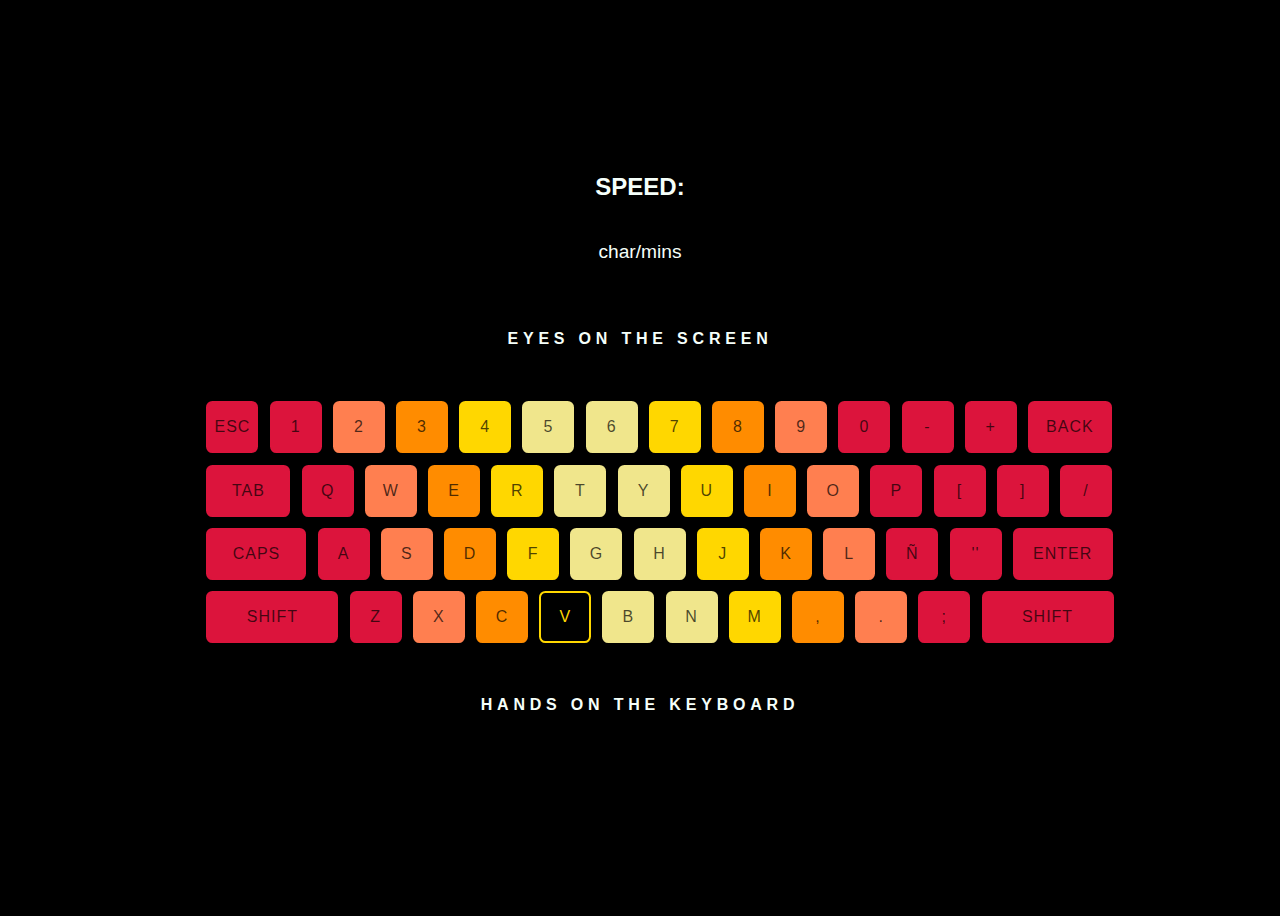
<file: codepens/keyboardHero/index.html>
<!-- README YOU COWARD
 Im bad with css and i learn by copy, some of my pens are just commented copies of others pens made by people who made things that i want to learn to do, this pen is the copy of this  hhttps://codepen.io/evilpaper/pen/dyyZjLQ
and my attempt to understand how it works the code behind the results -->

<!--Okay en una primera vista la presentación parece fácil si te paras a pensarla, usa un ul para cada fila del teclado, supongo que luego le pondrá el flex para que estén de lado y con las clases a cada li le va dando un color, importante aquí usar los id porque luego se van a usar en javascript para coger los elementos-->

<html>
<head>
    <link rel="stylesheet" href="styles.css">
    
    <title>Keyboard Hero</title>
</head>
<body>
    <h2 class="ritmo">Speed:</h2> 
    <span id="ritmo"></span>
     <p class="subtitulo">char/mins</p>
<h1 class="title">Eyes on the screen</h1>

<div class="keyboard">
    <ul class="row row-0">
        <li class="pinky" id="esc">ESC</li>
        <li class="pinky" id="1">1</li>
        <li class="ring" id="2">2</li>
        <li class="middle" id="3">3</li>
        <li class="pointer1st" id="4">4</li>
        <li class="pointer2nd" id="5">5</li>
        <li class="pointer2nd" id="6">6</li>
        <li class="pointer1st" id="7">7</li>
        <li class="middle" id="8">8</li>
        <li class="ring" id="9">9</li>
        <li class="pinky" id="10">0</li>
        <li class="pinky">-</li>
        <li class="pinky">+</li>
        <li class="pinky" id="back">BACK</li>
    </ul>

    <ul class="row row-1">
        <li class="pinky" id="tab">TAB</li>
        <li class="pinky" id="Q">Q</li>
        <li class="ring" id="W">W</li>
        <li class="middle" id="E">E</li>
        <li class="pointer1st" id="R">R</li>
        <li class="pointer2nd" id="T">T</li>
        <li class="pointer2nd" id="Y">Y</li>
        <li class="pointer1st" id="U">U</li>
        <li class="middle" id="I">I</li>
        <li class="ring" id="O">O</li>
        <li class="pinky" id="P">P</li>
        <li class="pinky">[</li>
        <li class="pinky">]</li>
        <li class="pinky">/</li>
    </ul>

    <ul class="row row-2">
        <li class="pinky" id="caps">CAPS</li>
        <li class="pinky" id="A">A</li>
        <li class="ring" id="S">S</li>
        <li class="middle" id="D">D</li>
        <li class="pointer1st" id="F">F</li>
        <li class="pointer2nd" id="G">G</li>
        <li class="pointer2nd" id="H">H</li>
        <li class="pointer1st" id="J">J</li>
        <li class="middle" id="K">K</li>
        <li class="ring" id="L">L</li>
        <li class="pinky">Ñ</li>
        <li class="pinky">''</li>
        <li class="pinky" id="enter">ENTER</li>
    </ul>
<!--En realidad esto podría haberse hecho con react un array que contuviese el abecedario un for o map y poco más pero también es más mareo-->
    <ul class="row row-3">
        <li class="pinky" id="left-shift">SHIFT</li>
        <li class="pinky" id="Z">Z</li>
        <li class="ring" id="X">X</li>
        <li class="middle" id="C">C</li>
        <li class="pointer1st" id="V">V</li>
        <li class="pointer2nd" id="B">B</li>
        <li class="pointer2nd" id="N">N</li>
        <li class="pointer1st" id="M">M</li>
        <li class="middle">,</li>
        <li class="ring">.</li>
        <li class="pinky">;</li>
        <li class="pinky" id="right-shift">SHIFT</li>
    </ul>
</div>

<h1 class="title">Hands on the keyboard</h1>
<script type="text/javascript" src="index.js"></script>
</body>
</html>
</file>
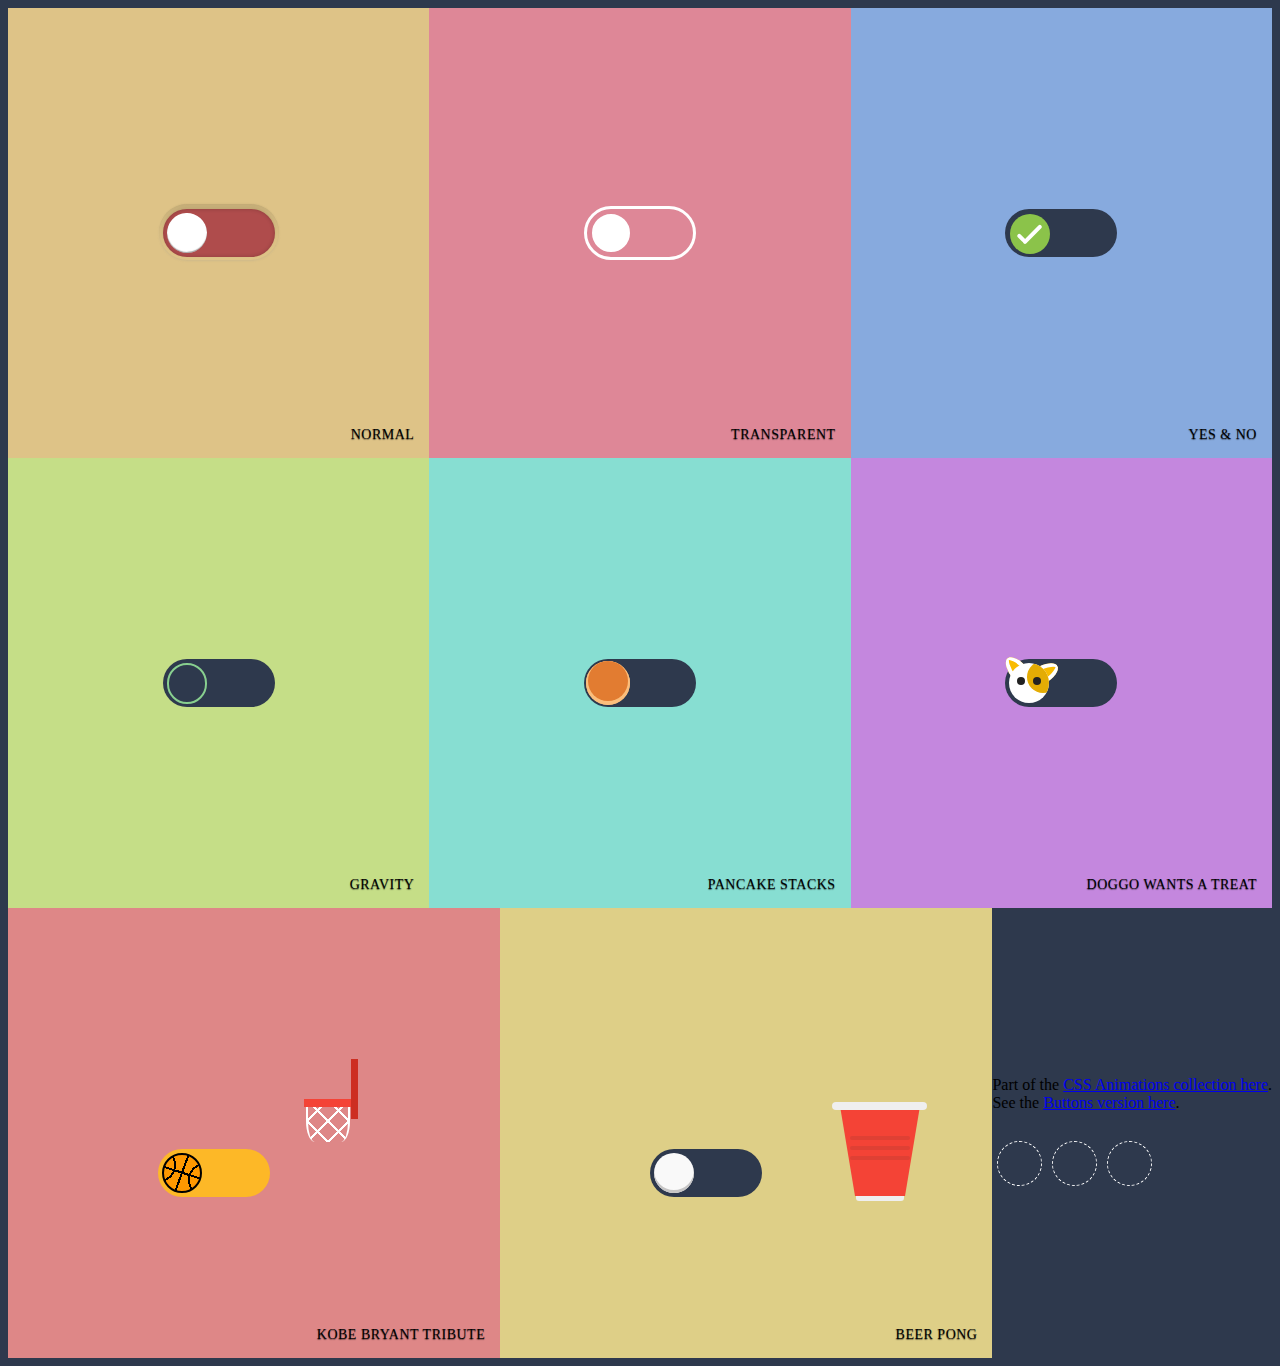
<file: codepens/Toggles/index.html>
<head>
<link rel="stylesheet" href="styles.css">
<title>Toggles practica</title>

</head>

<body>
<!-- README YOU COWARD
 Im bad with css and i learn by copy, some of my pens are just commented copies of others pens made by people who made things that i want to learn to do, this pen is the copy of this  https://codepen.io/oliviale/pen/xxboXzo
and my attempt to understand how it works the code behind the results -->

<!--el html está escrito en pug, una versión abreviada de html, lo he pasado por un conversor online pero a saber como funciona, -->

<!--oh, you are here? this is a practice doing toggles buttons, toggles are so prety, i love how elegant and fancy they are, you'll never have enough toggles-->

<div class="toggle-wrapper">
    <div class="toggle normal">
        <input type="checkbox" id="normal" />
        <label class="toggle-item" for="normal"></label>
    </div>
    <div class="name">Normal</div>
</div>

<div class="toggle-wrapper">
    <div class="toggle transparent">
        <input id="transparent" type="checkbox" />
        <label class="toggle-item" for="transparent"></label>
    </div>
    <div class="name">Transparent</div>
</div>

<div class="toggle-wrapper">
    <div class="toggle checkcross">
        <input id="checkcross" type="checkbox"/>
        <label class="toggle-item" for="checkcross">
            <div class="check"></div>
        </label>
    </div>
    <div class="name">Yes & No</div>
</div>

<div class="toggle-wrapper">
    <div class="toggle">
        <input id="gravity" type="checkbox"/>
        <label class="toggle-item" for="gravity"></label>
    </div>
    <div class="name">Gravity</div>
</div>

<div class="toggle-wrapper">
    <div class="toggle pancake-stack">
        <input id="pancake" type="checkbox"/>
        <label class="toggle-item" for="pancake">
            <div class="pancakes">
                <div class="pancake"></div>
                <div class="pancake"></div>
                <div class="pancake"></div>
                <div class="butter"></div>
            </div>
        </label>
    </div>
    <div class="name">Pancake Stacks</div>
</div>

<div class="toggle-wrapper">
    <div class="toggle dog-rollover">
        <input id="doggo" type="checkbox"/>
        <label class="toggle-item" for="doggo">
            <div class="dog">
                <div class="ear"></div>
                <div class="ear right"></div>
                <div class="face">
                    <div class="eyes"></div>
                    <div class="mouth"></div>
                </div>
            </div>
        </label>
    </div>
    <div class="name">Doggo wants a treat</div>
</div>

<div class="toggle-wrapper">
    <div class="toggle basketball-hoop">
        <input id="hoop" type="checkbox"/>
        <label class="toggle-item" for="hoop">
            <div class="ball__wrapper">
                <div class="ball"></div>
            </div>
            <div class="hoop"></div>
        </label>
    </div>
    <div class="name">Kobe Bryant Tribute</div>
</div>

<div class="toggle-wrapper">
    <div class="toggle beer-pong">
        <input id="beer-pong" type="checkbox"/>
        <label class="toggle-item" for="beer-pong"></label>
        <div class="cup">
            <div class="lid"></div>
        </div>
    </div>
    <div class="name">Beer Pong</div>
</div>


<div class="footer">
    <div class="explanation">Part of the <a href="https://codepen.io/collection/XJNKLz/" target="_blank">CSS Animations collection here</a>. <br/>See the <a href="https://codepen.io/oliviale/full/vPvvyr" target="_blank">Buttons version here</a>.
      <footer><a href="https://twitter.com/meowlivia_" target="_blank"><i class="icon-social-twitter icons"></i></a><a href="https://github.com/oliviale" target="_blank"><i class="icon-social-github icons"></i></a><a href="https://dribbble.com/oliviale" target="_blank"><i class="icon-social-dribbble icons"></i></a></footer>
    </div>
  </div>



</body>
</file>
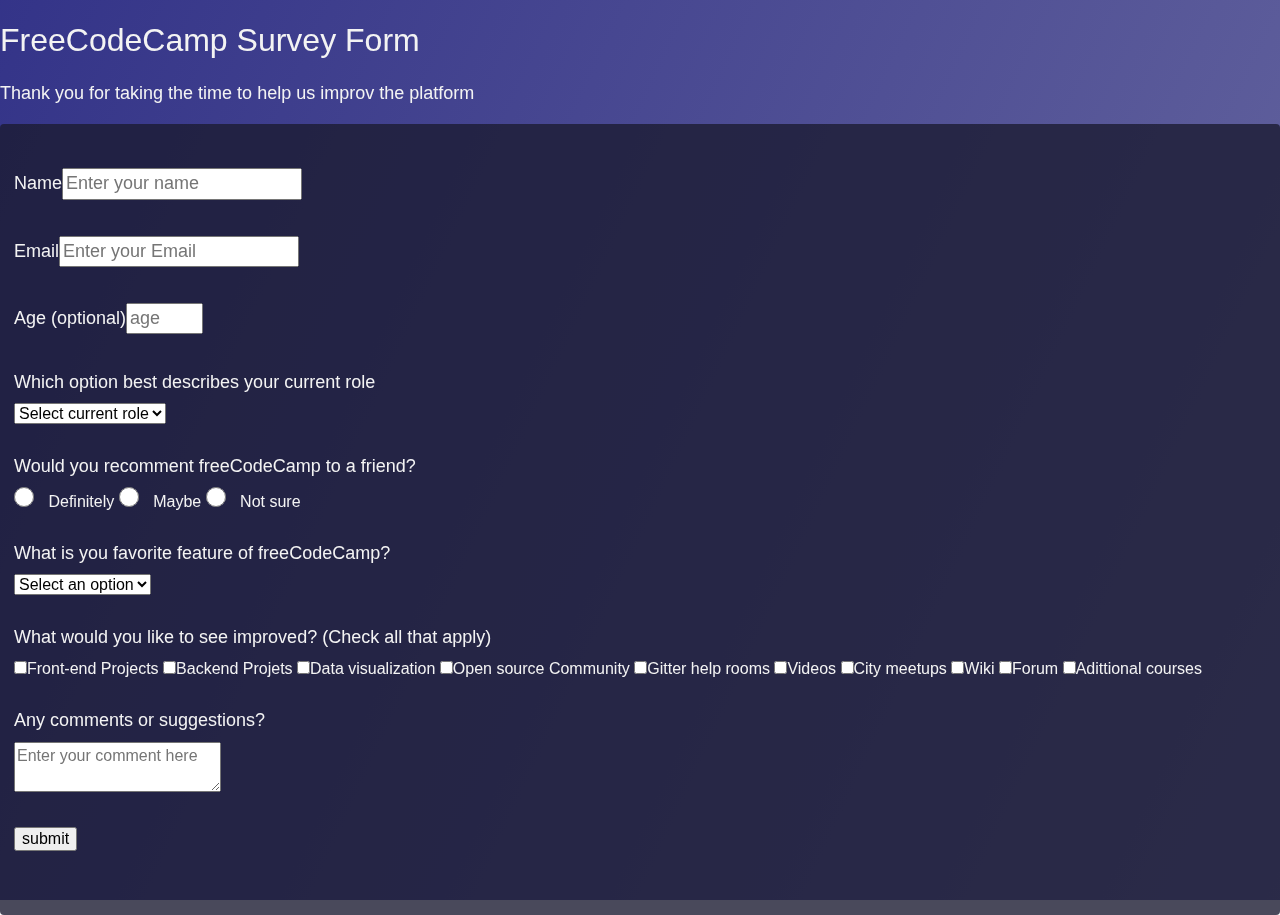
<file: frontent/survey-form/survey-form.html>
<!DOCTYPE html>
<html>
<head>
  <link rel="stylesheet" href="styles.css">
  <title>Cuestionaro de prueba</title>
</head>

<body>
  <h1 id="title">FreeCodeCamp Survey Form</h1>
  <p id="description">Thank you for taking the time to help us improv the platform</p>


  <form id="survey-form">
   <div class="form-group"> <label id="name-label">Name 
    <input type="text" id="name" required placeholder="Enter your name" /> </label>
    </div>
     <div class="form-group"> 
    <label id="email-label">Email <input type="email" id="email" required placeholder="Enter your Email" /></label> </div>
 <div class="form-group"> 
    <label id="number-label">Age (optional) <input type="number" id="number" min="13" max="120" placeholder="age" /> </label></div>
     <div class="form-group"> 

    <label>Which option best describes your current role</label>
    <select id="dropdown">
      <option>Select current role</option>
      <option>Student</option>
      <option>Full time Job</option>
      <option>Full time learner</option>
      <option>Prefer not to say</option>
      <option>Other</option>
    </select>
    </div>
 <div class="form-group"> 
    <label>Would you recomment freeCodeCamp to a friend?</label>
    <input type="radio" name="recomend" value="1" class="input-radio"> Definitely
    <input type="radio" name="recomend" value="2" class="input-radio"> Maybe
    <input type="radio" name="recomend" value="3" class="input-radio"> Not sure
    </div>
 <div class="form-group"> 
    <label>What is you favorite feature of freeCodeCamp? </label>
    <select id="dropdown-1">
     <option class="input-checkbox">Select an option</option> 
     <option class="input-checkbox">Challenges</option>
     <option class="input-checkbox">Projects</option>
     <option class="input-checkbox">Community </option>
     <option class="input-checkbox">Open Source </option>
    </select>
    </div>
 <div class="form-group"> 
    <label>What would you like to see improved? (Check all that apply)</label>
    <input type="checkbox" value="1">Front-end Projects
    <input type="checkbox" value="2">Backend Projets
    <input type="checkbox" value="3">Data visualization
    <input type="checkbox" value="4">Open source Community
    <input type="checkbox" value="5">Gitter help rooms
    <input type="checkbox" value="6">Videos
    <input type="checkbox" value="7">City meetups
    <input type="checkbox" value="8">Wiki
    <input type="checkbox" value="9">Forum
    <input type="checkbox" value="10">Adittional courses
</div>
 <div class="form-group"> 
    <label>Any comments or suggestions?</label>
    <textarea placeholder="Enter your comment here"></textarea>
    </div>
     <div class="form-group"> 
    <input type="submit" id="submit" value="submit"/>
    </div>



   </form> 

</body  



</html>
</file>
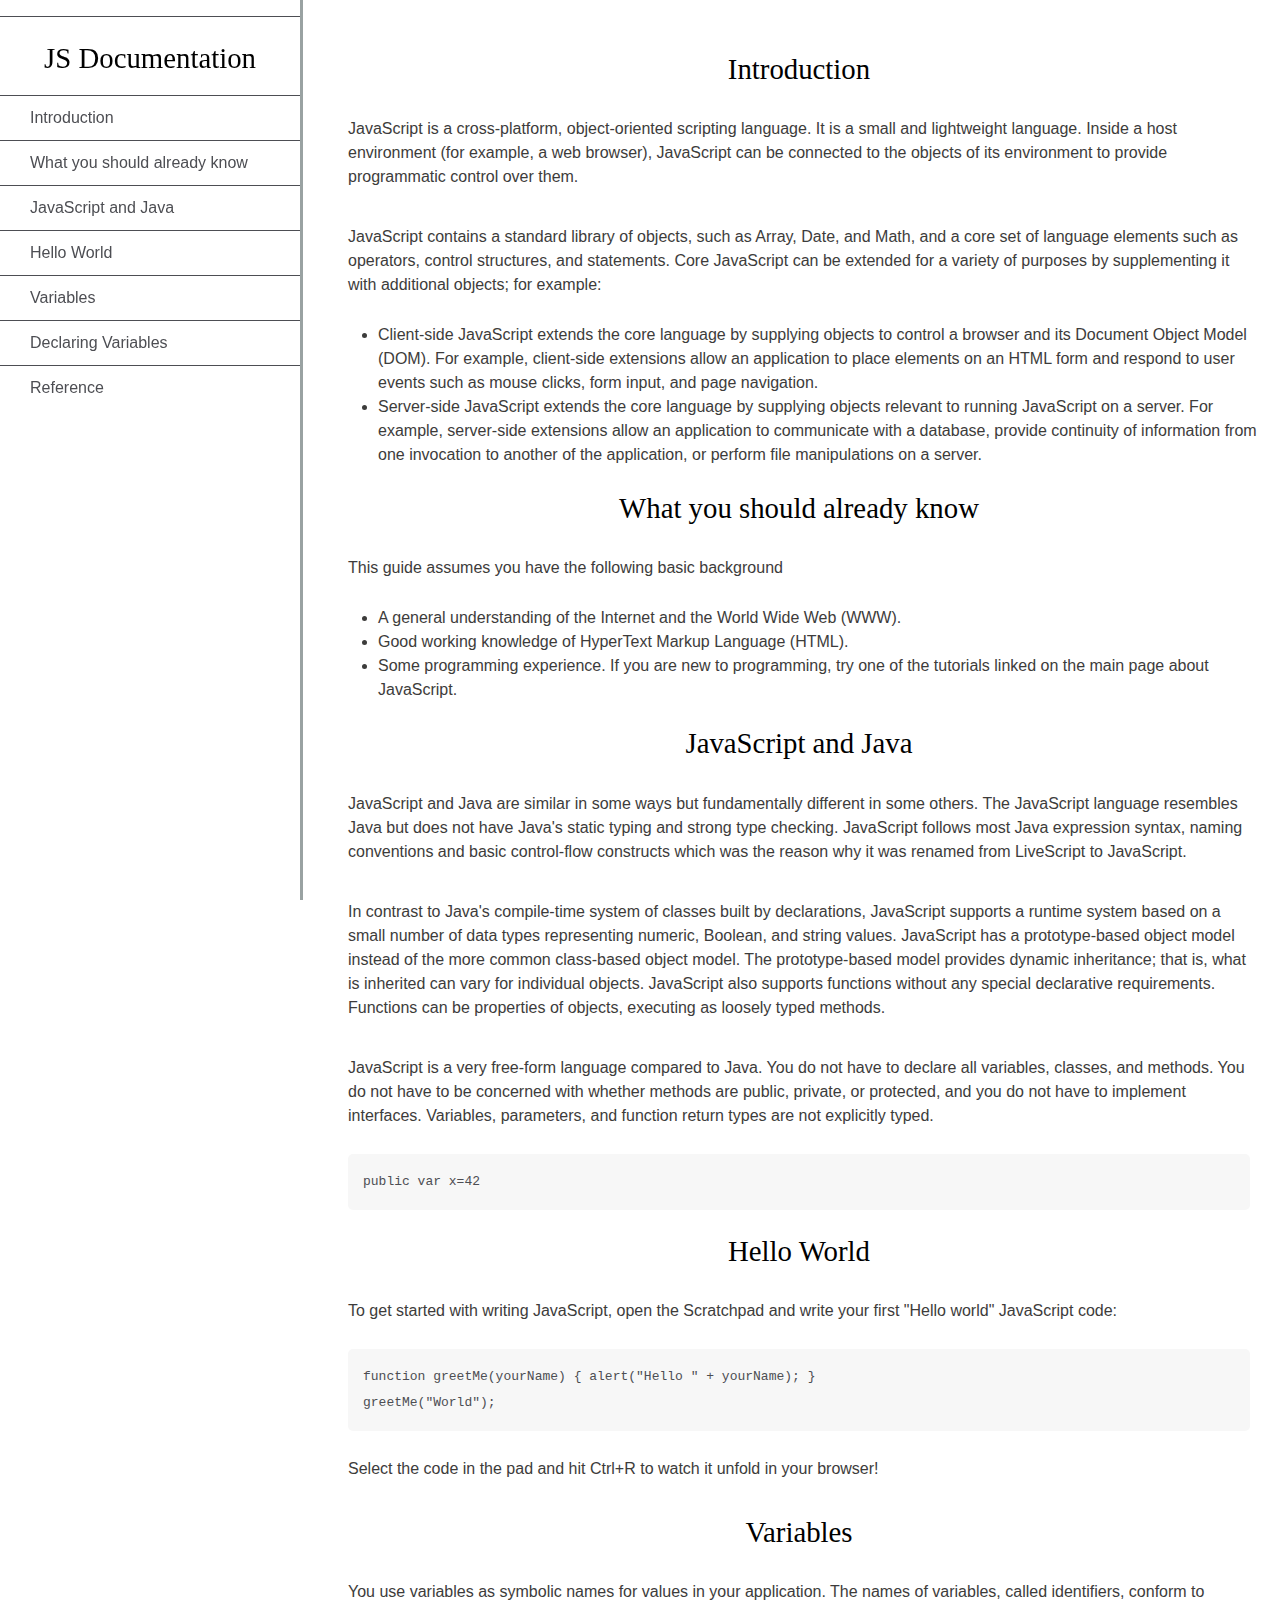
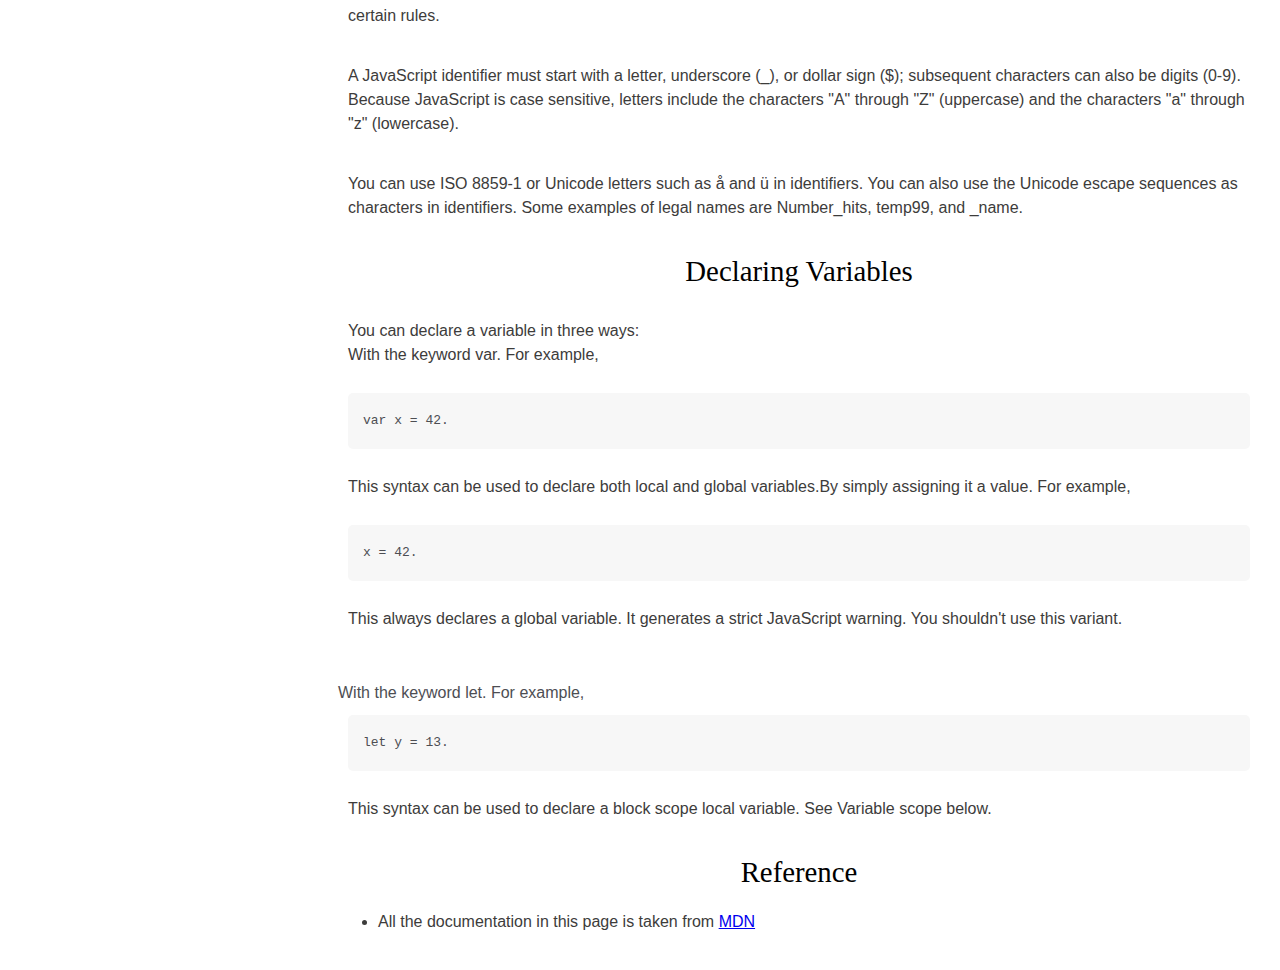
<file: frontent/technical-documentation-page/documentation-page.html>
<!DOCTYPE html>
<html>
<head>
 <meta charset="UTF-8">
 <meta name="viewport" content="Width=device width, initial scale=1.0"> 
 <link rel="stylesheet" href="styles.css">
<title>Technical documentation </title>
 <head>
 <body>
 <nav id="navbar">
   <ul>
  <li> <header class="nav-header">JS Documentation</header>
   </li>
  <li> <a href="#introduction" class="nav-link">Introduction</a></li>
   <li><a href="#what_you_should_already_know"  class="nav-link">What you should already know</a></li>
     <li><a href="#javascript_and_java"  class="nav-link">JavaScript and Java</a></li>
     <li><a href="#hello_world"  class="nav-link">Hello World</a></li>
    <li> <a href="#variables"  class="nav-link">Variables</a></li>
      <li><a href="#declaring_variables"  class="nav-link">Declaring Variables</a></li>
      <li><a href="#reference"  class="nav-link">Reference</a></li>
      </ul>
     
 </nav>
 <main id="main-doc">
 <section class="main-section" id="introduction">
   <header class="header">Introduction</header> 
   <p>JavaScript is a cross-platform, object-oriented scripting language. It is a small and lightweight language. Inside a host environment (for example, a web browser), JavaScript can be connected to the objects of its environment to provide programmatic control over them.</p>

    <p> JavaScript contains a standard library of objects, such as Array, Date, and Math, and a core set of language elements such as operators, control structures, and statements. Core JavaScript can be extended for a variety of purposes by supplementing it with additional objects; for example:</p>

    <ul>
      <li>Client-side JavaScript extends the core language by supplying objects to control a browser and its Document Object Model (DOM). For example, client-side extensions allow an application to place elements on an HTML form and respond to user events such as mouse clicks, form input, and page navigation.</li>
     
      <li>Server-side JavaScript extends the core language by supplying objects relevant to running JavaScript on a server. For example, server-side extensions allow an application to communicate with a database, provide continuity of information from one invocation to another of the application, or perform file manipulations on a server.</li>
    </ul>  

 </section>

 <section class="main-section" id="what_you_should_already_know">
   <header class="header">What you should already know</header>
   <p>This guide assumes you have the following basic background </p>
   <ul>
     <li>A general understanding of the Internet and the World Wide Web (WWW).</li>
     <li>Good working knowledge of HyperText Markup Language (HTML).</li>
     <li>Some programming experience. If you are new to programming, try one of the tutorials linked on the main page about JavaScript.</li>
   </ul>  
</section>   



<section class="main-section" id="javascript_and_java">
  <header class="header">JavaScript and Java </header>
  <p>JavaScript and Java are similar in some ways but fundamentally different in some others. The JavaScript language resembles Java but does not have Java's static typing and strong type checking. JavaScript follows most Java expression syntax, naming conventions and basic control-flow constructs which was the reason why it was renamed from LiveScript to JavaScript.</p>
  <p>In contrast to Java's compile-time system of classes built by declarations, JavaScript supports a runtime system based on a small number of data types representing numeric, Boolean, and string values. JavaScript has a prototype-based object model instead of the more common class-based object model. The prototype-based model provides dynamic inheritance; that is, what is inherited can vary for individual objects. JavaScript also supports functions without any special declarative requirements. Functions can be properties of objects, executing as loosely typed methods.</p>
  <p>JavaScript is a very free-form language compared to Java. You do not have to declare all variables, classes, and methods. You do not have to be concerned with whether methods are public, private, or protected, and you do not have to implement interfaces. Variables, parameters, and function return types are not explicitly typed.</p>
 <code>public var x=42</code>
</section>  

<section class="main-section" id="hello_world">
   <header class="header">Hello World </header>
<p>To get started with writing JavaScript, open the Scratchpad and write your first "Hello world" JavaScript code:</p>

<code>function greetMe(yourName) { alert("Hello " + yourName); }
greetMe("World");</code>
 <p>Select the code in the pad and hit Ctrl+R to watch it unfold in your browser! </p>

 </section> 


 <section class="main-section" id="variables">
    <header class="header">Variables </header>
   <p>You use variables as symbolic names for values in your application. The names of variables, called identifiers, conform to certain rules.</p>
   <p>A JavaScript identifier must start with a letter, underscore (_), or dollar sign ($); subsequent characters can also be digits (0-9). Because JavaScript is case sensitive, letters include the characters "A" through "Z" (uppercase) and the characters "a" through "z" (lowercase).</p>
   <p>You can use ISO 8859-1 or Unicode letters such as å and ü in identifiers. You can also use the Unicode escape sequences as characters in identifiers. Some examples of legal names are Number_hits, temp99, and _name.</p>
 </section>  


 <section class="main-section" id="declaring_variables">
    <header class="header">Declaring Variables </header>
<p>You can declare a variable in three ways:<br/>With the keyword var. For example,</p>
<code>var x = 42.</code>
<p>This syntax can be used to declare both local and global variables.By simply assigning it a value. For example,</p>
<code>x = 42.</code>
<p>This always declares a global variable. It generates a strict JavaScript warning. You shouldn't use this variant.</p><br>With the keyword let. For example,
<code>let y = 13.</code>
<p>This syntax can be used to declare a block scope local variable. See Variable scope below.</p>
 </section>

 <section class="main-section" id="reference">
<header>Reference</header>
<ul>
<li>All the documentation in this page is taken from <a href="https://developer.mozilla.org/en-US/docs/Web/JavaScript/Guide"> MDN</a></li>
</ul>  
 </section>    

 </main>      
 </body>     
</html>
</file>
<file: codepens/keyboardHero/styles.css>
body{
    background-color: black;
    font-family: "Helvetica Neue", Helvetica, Arial,sans-serif;
    font-weight: 500;
    display: flex;
    flex-direction: column;
    justify-content:center;
    align-items: center;
    height:100vh;
}

.ritmo{
    color: mintcream;
    text-transform: uppercase;
    font-size:1.5em;
}
#ritmo{
    color: mintcream;
    font-size: 2em;
}

.subtitulo{
    color:mintcream;
    font-size: 1.2em;
}

.title{
    color:mintcream;
    text-transform: uppercase;
    margin-top: 3em;
    margin-bottom: 3em;
    font-size:1em;
    letter-spacing: 0.3em;
}

.keyboard{
    display: flex;
    flex-direction: column;
}

.row{
    list-style: none;
    display:flex;
    margin-top: 0;
    margin-bottom: 0;
}
/*le damos ancho y alto y xolor y voilá, tenemos una teclita en lugar de solo una letra, el color es negro porque lo cambiamos con la clase del li*/

li{
    height:3em;
    width:3em;
    color: rgba(0, 0, 0, 0.7);
    border-radius: 0.4em;
    line-height:3em;
    letter-spacing: 1px;
    margin:0.35em;
    transition: 0.3s;
    text-align: center;
    font-size: 1em;
}

/*estilos de las letras que son más largas*/

#tab, #back{
    width: 5em;
}

#caps, #enter{
    width: 6em;
}

#left-shift, 
#right-shift{
    width: 8em;
}

/*colores, podemos usar selected para cambiarlo y desde JS le asignamos ese estilo a la tecla que lo esté*/

.pinky{
    background-color: crimson;
    border: 2px solid crimson;
}
.pinky.selected{
    color: crimson;
}

.ring {
    background-color: coral;
    border: 2px solid coral;
}
.ring.selected{
    color:coral;
}

.middle{
    background-color: darkorange;
    border: 2px solid darkorange;
}
.middle.selected {
    color: darkorange;
}

.pointer1st {
    background-color: gold;
    border: 2px solid gold;
}
.pointer1st.selected {
    color: gold;
}

.pointer2nd{
    background-color: khaki;
    border: 2px solid khaki;
}

.pointer2nd.selected{
    color: khaki;
}

/*filloutkey se la daremos desde javascript*/
.fill-out-key {
    background-color: slategrey;
    border: 2px solid slategrey;
}

.selected {
    background-color: transparent;
    animation: vibrate-1 0.3s linear infinite both;
    -webkit-animation: vibrate-1 0.3s linear infinite both;
}

/*Las animaciones las ha generado con una web que se llama animista pero por una vez estas las entiendo, tan solo en los keyframes les va diciendo 2 pixeles arriba, ahora dos abajo ahora dos al lado y así parece vibrar.-. los ordenadores de las hadas usan pixieles*/

.hit {
    animation: hit 0.3s cubic-bezier(0.390, 0.575,0.565, 1000) both;
    -webkit-animation: hit 0.3s cubic-bezier(0.390, 0.575, 0.565, 1.000) both;
}
@keyframes hit {
    0%{
        transform: scale(1.2);
        -webkit-transform: scale(1.2);
    }
    100% {
        transform: scale(1);
        -webkit-transform: scale(1);

    }
}
@-webkit-keyframes hit {
    0% {
      -webkit-transform: scale(1.2);
              transform: scale(1.2);
    }
    100% {
      -webkit-transform: scale(1);
              transform: scale(1);
    }
  }

  @keyframes vibrate-1 {
    0% {
        transform: translate(0);
        -webkit-transform: translate(0);
    }
    20%{
        transform: translate(-2px,2px);
        -webkit-transform: translate(-2px,2px);
    }
    40%{
        transform: translate(-2px, -2px);
        -webkit-transform: translate(-2px,-2px);
    }
    60%{
        transform: translate(2px, 2px);
        -webkit-transform: translate(2px, 2px);
    }
    80%{
        transform: translate(2px, -2px);
        -webkit-transform: translate(2px, -2px);
    }
    100%{
        transform:translate(0);
        -webkit-transform: translate(0);
    }
  }

  @-webkit-keyframes vibrate-1 {
    0% {
      -webkit-transform: translate(0);
              transform: translate(0);
    }
    20% {
      -webkit-transform: translate(-2px, 2px);
              transform: translate(-2px, 2px);
    }
    40% {
      -webkit-transform: translate(-2px, -2px);
              transform: translate(-2px, -2px);
    }
    60% {
      -webkit-transform: translate(2px, 2px);
              transform: translate(2px, 2px);
    }
    80% {
      -webkit-transform: translate(2px, -2px);
              transform: translate(2px, -2px);
    }
    100% {
      -webkit-transform: translate(0);
              transform: translate(0);
    }
  }
</file>
<file: codepens/Toggles/styles.css>
@charset "UTF-8";
/*el body tiene flex y flex wrap, el basico para centrar contenidos*/
body {
  background-color: #2e394d;
  display: flex;
  flex-wrap: wrap;
  justify-content: center;
  align-items: center;
}

* {
  box-sizing: border-box;
}
*:before, *:after {
  content: "";
  position: absolute;
}

/*el input es transparente porque con lo que jugamos es el wrapper y el label pero le damos ancho y alto para que al pulsar siga funcionando*/
input {
  height: 40px;
  left: 0;
  opacity: 0;
  position: absolute;
  top: 0;
  width: 40px;
}

/*los marcos de colores, calculamos el ancho para que en cada linea haya tres y usando el nth child cambiamos el color de cada uno, los media lo ajustan para que ocupen más o menos*/
.toggle-wrapper {
  flex: 1 1 33.3333333333%;
  min-height: 50vh;
  display: flex;
  align-items: center;
  justify-content: center;
  overflow: hidden;
  position: relative;
  /*colores de cada toggle los selecciona con nth child que escoje entre grupo de hermanos, bvásicamente al primero de la clase toggle wrapper esto, al segundo con esa clase eso otro*/
}
@media (max-width: 960px) {
  .toggle-wrapper {
    flex: 1 1 50%;
  }
}
@media (max-width: 700px) {
  .toggle-wrapper {
    flex: 1 1 100%;
  }
}
.toggle-wrapper:nth-child(1) {
  background: #dec387;
}
.toggle-wrapper:nth-child(2) {
  background: #de8797;
}
.toggle-wrapper:nth-child(3) {
  background: #87aade;
}
.toggle-wrapper:nth-child(4) {
  background: #c5de87;
}
.toggle-wrapper:nth-child(5) {
  background: #87ded2;
}
.toggle-wrapper:nth-child(6) {
  background: #c487de;
}
.toggle-wrapper:nth-child(7) {
  background: #de8787;
}
.toggle-wrapper:nth-child(7) .toggle {
  /*lo mueve para dejar espacio a la canasta*/
  transform: translate(-40px, 40px);
}
.toggle-wrapper:nth-child(8) {
  background: #decf87;
}
.toggle-wrapper:nth-child(8) .toggle {
  transform: translate(-40px, 40px);
}

.name {
  width: 80%;
  position: absolute;
  font: 500 14px "Rubik";
  letter-spacing: 0.5px;
  text-transform: uppercase;
  text-shadow: 0 1px 1px rgba(0, 0, 0, 0.5);
  bottom: 15px;
  right: 15px;
  text-align: right;
}

.toggle {
  position: relative;
  display: inline-block;
}

label.toggle-item {
  width: 7em;
  background: #2e394d;
  height: 3em;
  display: inline-block;
  border-radius: 50px;
  margin: 40px;
  position: relative;
  transition: all 0.3s ease;
  transform-origin: 20% center;
  cursor: pointer;
  /*dibuja la bolita usando un before que crea el seudoelemento dentro de label, o después, nunca me aclaro*/
}
label.toggle-item:before {
  display: block;
  transition: all 0.2 ease;
  width: 2.3em;
  height: 2.3em;
  top: 0.25em;
  left: 0.25em;
  border-radius: 2em;
  border: 2px solid #88cf8f;
  transition: 0.3s ease;
}

/*empezamos el primer toggle, viendo el código de primeras lo importante es que usa la propiedad checked del botón y cuando lo está cambia el color del label y la posición del before, al cambiar como ya programamos la transición básica el resto va solo*/
.normal label {
  background: #af4c4c;
  border: 0.5 solid rgba(117, 117, 117, 0.31);
  box-shadow: inset 0px 0px 4px 0px rgba(0, 0, 0, 0.2), 0 -3px 4px rgba(0, 0, 0, 0.15);
}
.normal label:before {
  /*el relleno de la bola el transform hace que cuando cambiamos la propiedad también rote*/
  border: none;
  width: 2.5em;
  height: 2.5em;
  box-shadow: inset 0.5px -1px 1px rgba(0, 0, 0, 0.35);
  background: #fff;
  transform: rotate(-25deg);
}
.normal label:after {
  background: transparent;
  height: calc(100% + 8px);
  border-radius: 30px;
  top: -5px;
  width: calc(100% + 8px);
  left: -4px;
  z-index: 0;
  box-shadow: inset 0px 2px 4px -2px rgba(0, 0, 0, 0.2), 0px 1px 2px 0px rgba(151, 151, 151, 0.2);
}

#normal:checked + label {
  background: chartreuse;
}
#normal:checked + label:before {
  left: 67px;
}

/*TOGGLE TRANSPARENTE*/
/*la forma del label ya está hecha arriba ahora solo hay que cambiar las propiedades especificas de su color y de la bola*/
.transparent label {
  background: transparent;
  border: 3px solid #fff;
  height: 3.35em;
}
.transparent label:before {
  border: 3px solid #fff;
  width: 2em;
  height: 2em;
  top: 0.3em;
  left: 0.3em;
  background: #fff;
}

#transparent:checked + label:before {
  transform: translateX(59px);
}

/*el de chekcross me costó porque dibuja el tic y la x con after y before en lugar de usar font awesome, luego en el transform rota parte del tick hacia abajo y la contraria hacia arriba y al mismo tiempo lo mueve en x e y*/
.checkcross label:before {
  content: none;
}
.checkcross .check {
  border-radius: 50%;
  width: 2.5em;
  height: 2.5em;
  position: absolute;
  background: #8bc34a;
  transition: 0.4s ease;
  top: 4.5px;
  left: 4.5px;
}
.checkcross .check:before, .checkcross .check:after {
  height: 4px;
  border-radius: 10px;
  background: #fff;
  transition: 0.4s ease;
}
.checkcross .check:before {
  width: 25px;
  transform: rotate(-45deg) translate(-6px, 20px);
}
.checkcross .check:after {
  width: 10px;
  transform: rotate(45deg) translate(20px, 11px);
}

#checkcross:checked + label .check {
  left: 68px;
  transform: rotate(360deg);
  background: #c34a4a;
}
#checkcross:checked + label .check:before {
  width: 27px;
  transform: rotate(-45deg) translate(-8px, 18px);
}
#checkcross:checked + label .check:after {
  width: 27px;
  transform: rotate(45deg) translate(18px, 8px);
}

/*el de graviti es simple porque solo tiene que rotar el label y lugo mover la bola pero el estilo no cambia*/
#gravity:checked + label {
  transform: rotate(90deg);
}
#gravity:checked + label:before {
  transform: translateX(67px);
  transition-delay: 0.2s;
  transition: 0.6s cubic-bezier(0.895, 0.03, 0.685, 0.22) 0.2s;
}

/*BEER PONG*/
.beer-pong label:before {
  background: #f9f9f9;
  box-shadow: inset 0 -3px 0 0 #c6c5c5;
  border: none;
  width: 2.5em;
  height: 2.5em;
  top: 0.25em;
  left: 0.25em;
}
.beer-pong .cup {
  top: -3px;
  right: -118px;
  border-top: 90px solid #f44336;
  border-left: 15px solid transparent;
  border-right: 15px solid transparent;
  height: 3px;
  position: absolute;
  width: 80px;
  transform-origin: bottom right;
  transition: 0.2s cubic-bezier(0.43, 0.5, 0.58, 1);
}
.beer-pong .cup:before {
  box-shadow: 0 -10px 0 0px rgba(39, 39, 39, 0.1), 0px -20px 0 0px rgba(39, 39, 39, 0.1);
  border-radius: 3px;
  overflow: hidden;
  background-color: rgba(39, 39, 39, 0.1);
  width: 120%;
  left: -5px;
  height: 4px;
  top: -40px;
}
.beer-pong .cup .lid {
  position: absolute;
  width: 95px;
  height: 8px;
  border-radius: 20px;
  background: #efefef;
  bottom: 86px;
  left: -23px;
}
.beer-pong .cup .lid:after {
  background: #efefef;
  width: 48px;
  height: 5px;
  left: 50%;
  margin-left: -24px;
  top: 94px;
  border-radius: 0 0 3px 3px;
}

/*recuerda que forwards hace que tras la animación se quede con esas propiedades*/
#beer-pong:checked ~ .cup {
  -webkit-animation: 0.2s linear cup 1s forwards;
          animation: 0.2s linear cup 1s forwards;
}
#beer-pong:checked + label:before {
  -webkit-animation: 2s linear bounce-off forwards;
          animation: 2s linear bounce-off forwards;
}

/*ANIMACIONES*/
@-webkit-keyframes cup {
  0% {
    tranform: none;
  }
  50% {
    transform: rotate(75deg) translate(10px, 15px);
  }
  90% {
    transform: rotate(70deg) translate(10px, 15px);
  }
  100% {
    transform: rotate(75deg) translate(10px, 15px);
  }
}
@keyframes cup {
  0% {
    tranform: none;
  }
  50% {
    transform: rotate(75deg) translate(10px, 15px);
  }
  90% {
    transform: rotate(70deg) translate(10px, 15px);
  }
  100% {
    transform: rotate(75deg) translate(10px, 15px);
  }
}
/*bounce off va a ir moviendo la pelota que es el before del label*/
@-webkit-keyframes bounce-off {
  0% {
    transform: translateY(0);
  }
  10%, 25% {
    transform: translate(-20px, -80px);
  }
  50% {
    transform: rotate(163deg);
    transform-origin: 100px -12px;
  }
  70% {
    transform: rotate(0) translate(-3px, -8px);
    transform-origin: 100px, -12px;
  }
  75% {
    transform: translate(20px, -8px);
    transform-origin: 100px, -12px;
  }
  80% {
    transform: translate(30px, 0px);
  }
  85% {
    transform: translate(40px, -3px);
  }
  87% {
    transform: translate(46px, 0px);
  }
  90% {
    transform: translate(52px, -1px);
  }
  95% {
    transform: translate(60px, 0px);
  }
  100% {
    transform: translate(64px, 0px);
  }
}
@keyframes bounce-off {
  0% {
    transform: translateY(0);
  }
  10%, 25% {
    transform: translate(-20px, -80px);
  }
  50% {
    transform: rotate(163deg);
    transform-origin: 100px -12px;
  }
  70% {
    transform: rotate(0) translate(-3px, -8px);
    transform-origin: 100px, -12px;
  }
  75% {
    transform: translate(20px, -8px);
    transform-origin: 100px, -12px;
  }
  80% {
    transform: translate(30px, 0px);
  }
  85% {
    transform: translate(40px, -3px);
  }
  87% {
    transform: translate(46px, 0px);
  }
  90% {
    transform: translate(52px, -1px);
  }
  95% {
    transform: translate(60px, 0px);
  }
  100% {
    transform: translate(64px, 0px);
  }
}
/*PERRETE MAJETE*/
.dog-rollover label:before {
  content: none;
}
.dog-rollover label .dog {
  display: inline-block;
  position: absolute;
  width: 2.5em;
  height: 2.5em;
  top: 0.25em;
  left: 0.2em;
  transition: 0.6s ease;
}
.dog-rollover label .eyes {
  position: absolute;
  width: 8px;
  height: 8px;
  background: #222;
  border-radius: 50%;
  transform: translate(8px, 14px);
  box-shadow: 16px 0 0 #222, 22px -4px 0 12px #e4ac04;
}
.dog-rollover label .ear {
  width: 18px;
  height: 20px;
  position: absolute;
  left: -4px;
  bottom: 80%;
  background: #f9bb00;
  margin-bottom: -5px;
  border-radius: 50% 50% 0 0/100% 100% 0 0;
  box-shadow: inset 4px 0 0 0px #ffffff, inset -4px 0 0 0px #ffffff;
  transform: rotate(-40deg);
}
.dog-rollover label .ear.right {
  transform: rotate(60deg) scaleX(-1);
  left: auto;
  transform-origin: center bottom;
  transition: 0.4s ease-in-out;
  right: 0px;
}
.dog-rollover label .face {
  overflow: hidden;
  border-radius: 50%;
  width: 2.5em;
  height: 2.5em;
  position: absolute;
  background: #fff;
  z-index: 8;
}
.dog-rollover label .mouth {
  position: absolute;
  background: #222;
  width: 14px;
  height: 7px;
  left: 50%;
  margin-left: -7px;
  bottom: 12px;
  border-radius: 2px 2px 20px 20px;
  bottom: 8px;
  transform: scale(0);
  transition: 0.1s ease;
}
.dog-rollover label .mouth:before {
  width: 8px;
  height: 8px;
  background: #ec788d;
  border-radius: 0 0 50% 50%;
  transform: translate(3px, 5px);
}
.dog-rollover label:before {
  border-color: white;
  background: white;
}

#doggo:checked ~ .cup {
  -webkit-animation: 0.2s linear cup 1s forwards;
          animation: 0.2s linear cup 1s forwards;
}
#doggo:checked + label .dog {
  left: 68px;
  transform: rotate(360deg);
}
#doggo:checked + label .mouth {
  transform: scale(1);
  transition-delay: 0.7s;
}
#doggo:checked + label .ear.right {
  transform: scaleX(-1) rotate(-35deg);
  transition-delay: 0.6s;
}

/*BASKET*/
.basketball-hoop label {
  background: #fdb827;
}
.basketball-hoop label:before {
  content: none;
}
.basketball-hoop .ball {
  border-radius: 50%;
  width: 2.5em;
  height: 2.5em;
  position: absolute;
  background: #ff9800;
  border: 2px solid black;
  transition: 0.4s ease;
  top: 4px;
  left: 4px;
  background-image: radial-gradient(circle at -5px 10px, transparent 15px, black 15px, black 17px, transparent 17px), radial-gradient(circle at 41px 25px, transparent 15px, black 15px, black 17px, transparent 17px), linear-gradient(110deg, transparent 22px, black 22px, black 24px, transparent 24px), linear-gradient(18deg, transparent 22px, black 22px, black 24px, transparent 24px);
}
.basketball-hoop .ball__wrapper {
  transition: 0.4s ease;
  width: 195%;
  height: 200%;
  transform-origin: 50% -2%;
}
.basketball-hoop .hoop {
  top: -50px;
  right: -84px;
  width: 50px;
  background: #f44336;
  height: 8px;
  position: absolute;
}
.basketball-hoop .hoop:before {
  position: absolute;
  right: -4px;
  width: 7px;
  height: 60px;
  background: #cd2e22;
  top: -40px;
}
.basketball-hoop .hoop:after {
  width: 40px;
  height: 35px;
  background: repeating-linear-gradient(45deg, transparent, transparent 13px, white 13px, white 15px), repeating-linear-gradient(-45deg, transparent, transparent 13px, white 13px, white 15px);
  top: 8px;
  border-radius: 0 0 20% 20%/40% 40% 60% 60%;
  border: 2px solid #fff;
  border-width: 0 2px;
  left: 2px;
  z-index: 20;
}

#hoop:checked + label {
  background: #542583;
  transition-delay: 1.35s;
}
#hoop:checked + label .ball__wrapper {
  -webkit-animation: 1.5s linear ball-wrapper forwards;
          animation: 1.5s linear ball-wrapper forwards;
}
#hoop:checked + label .ball {
  -webkit-animation: 1.5s linear ball forwards;
          animation: 1.5s linear ball forwards;
}

@-webkit-keyframes ball {
  0% {
    transform: none;
  }
  40% {
    transform: rotate(-150deg);
  }
  48% {
    transform: rotate(-150deg) translateY(92px);
  }
  52% {
    transform: rotate(-150deg) translate(-10px, 80px);
  }
  56% {
    transform: rotate(-150deg) translate(-25px, 91px);
  }
  60% {
    transform: rotate(-150deg) translate(-35px, 86px);
  }
  65% {
    transform: rotate(-150deg) translate(-45px, 91px);
  }
  70% {
    transform: rotate(-150deg) translate(-50px, 87px);
  }
  75% {
    transform: rotate(-150deg) translate(-60px, 91px);
  }
  80% {
    transform: rotate(-150deg) translate(-65px, 88px);
  }
  85% {
    transform: rotate(-150deg) translate(-70px, 91px);
  }
  90% {
    transform: rotate(-150deg) translate(-75px, 90px);
  }
  95% {
    transform: rotate(-150deg) translate(-80px, 90px);
  }
  100% {
    transform: rotate(-150deg) translate(-82px, 91px);
  }
}

@keyframes ball {
  0% {
    transform: none;
  }
  40% {
    transform: rotate(-150deg);
  }
  48% {
    transform: rotate(-150deg) translateY(92px);
  }
  52% {
    transform: rotate(-150deg) translate(-10px, 80px);
  }
  56% {
    transform: rotate(-150deg) translate(-25px, 91px);
  }
  60% {
    transform: rotate(-150deg) translate(-35px, 86px);
  }
  65% {
    transform: rotate(-150deg) translate(-45px, 91px);
  }
  70% {
    transform: rotate(-150deg) translate(-50px, 87px);
  }
  75% {
    transform: rotate(-150deg) translate(-60px, 91px);
  }
  80% {
    transform: rotate(-150deg) translate(-65px, 88px);
  }
  85% {
    transform: rotate(-150deg) translate(-70px, 91px);
  }
  90% {
    transform: rotate(-150deg) translate(-75px, 90px);
  }
  95% {
    transform: rotate(-150deg) translate(-80px, 90px);
  }
  100% {
    transform: rotate(-150deg) translate(-82px, 91px);
  }
}
@-webkit-keyframes ball-wrapper {
  0% {
    transform: none;
  }
  40%, 100% {
    transform: rotate(150deg);
  }
}
@keyframes ball-wrapper {
  0% {
    transform: none;
  }
  40%, 100% {
    transform: rotate(150deg);
  }
}
/*PANCAKES*/
.pancake-stack label:before {
  content: none;
}
.pancake-stack .pancakes {
  transition: 0.6s cubic-bezier(0.175, 0.885, 0.32, 1.275);
}
.pancake-stack .pancake {
  background: #e27c31;
  border-radius: 50%;
  width: 2.5em;
  height: 2.5em;
  position: absolute;
  transition: 0.4s ease;
  top: 2px;
  left: 4px;
  box-shadow: 0 2px 0 2px #fbbe7c;
}
.pancake-stack .pancake:nth-child(3) {
  top: -8px;
  transform: scale(0);
  transition: 0.2s ease 0.2s;
}
.pancake-stack .pancake:nth-child(3):before, .pancake-stack .pancake:nth-child(3):after {
  background: #ef8927;
  border-radius: 20px;
  width: 50%;
  height: 20%;
}
.pancake-stack .pancake:nth-child(3):before {
  top: 20px;
  left: 5px;
}
.pancake-stack .pancake:nth-child(3):after {
  top: 22px;
  right: 5px;
}
.pancake-stack .butter {
  width: 12px;
  height: 11px;
  background: #fbdb60;
  top: 6px;
  left: 20px;
  position: absolute;
  border-radius: 4px;
  box-shadow: 0 1px 0 1px #d67823;
  transform: scale(0);
  transition: 0.2s ease;
}

#pancake:checked + label .pancakes {
  transform: translateX(70px);
}
#pancake:checked + label .pancake:nth-child(2) {
  transform: scale(1);
  transition-delay: 0.2s;
}
#pancake:checked + label .pancake:nth-child(3) {
  transform: scale(1);
  transition-delay: 0.4s;
}
#pancake:checked + label .butter {
  transform: scale(1);
  transition-delay: 0.6s;
}

/*FOOOOOOOOOOOTER*/
footer {
  margin-top: 1.5rem;
}
footer a {
  text-decoration: none;
  display: inline-block;
  width: 45px;
  height: 45px;
  border-radius: 50%;
  background: transparent;
  border: 1px dashed #fff;
  color: #fff;
  margin: 5px;
}
footer a:hover {
  background: rgba(255, 255, 255, 0.1);
}
footer a .icons {
  margin-top: 8px;
  display: inline-block;
  font-size: 20px;
}
footer a .icons:before {
  position: relative;
}/*# sourceMappingURL=styles.css.map */
</file>
<file: frontent/survey-form/styles.css>
:root{color-white: #f3f3f3;
  --color-darkblue: #1b1b32;
  --color-darkblue-alpha: rgba(27, 27, 50, 0.8);
  --color-green: #37af65;}
  *,
*::before,
*::after {
  box-sizing: border-box;
}
body {
  font-family: 'Poppins', sans-serif;
  font-size: 1rem;
  font-weight: 400;
  line-height: 1.4;
  color: #f3f3f3;
  margin: 0;
}
body::before {
  content: '';
  position: fixed;
  top: 0;
  left: 0;
  height: 100%;
  width: 100%;
  z-index: -1;
  background: var(--color-darkblue);
  background-image: linear-gradient(
      115deg,
      rgba(58, 58, 158, 0.8),
      rgba(136, 136, 206, 0.7)
    ),
    url(https://cdn.freecodecamp.org/testable-projects-fcc/images/survey-form-background.jpeg);
  background-size: cover;
  background-repeat: no-repeat;
  background-position: center;
}
h1 {
  font-weight: 400;
  line-height: 1.2;
align-items: center;
}
p {
  font-size: 1.125rem;
}

label {
  display: flex;
  align-items: center;
  font-size: 1.125rem;
  margin-bottom: 0.5rem;
}
input,button,select,textarea{
  margin:0;
  font-family:inherit;
  font-size:inherit;
  line-height:inherit;
}
button {
  border: none;
}
.container {
  width: 100%;
  margin: 3.125rem auto 0 auto;
}
form {
  background: var(--color-darkblue-alpha);
  padding: 2.5rem 0.625rem;
  border-radius: 0.25rem;
}
.form-group {
  margin: 0 auto 1.25rem auto;
  padding: 0.25rem;
}

.number {
  display: block;
  width: 100%;
  height: 2.375rem;
  padding: 0.375rem 0.75rem;
  color: #495057;
  background-color: #fff;
  background-clip: padding-box;
  border: 1px solid #ced4da;
  border-radius: 0.25rem;
  transition: border-color 0.15s ease-in-out, box-shadow 0.15s ease-in-out;
}

.number:focus {
  border-color: #80bdff;
  outline: 0;
  box-shadow: 0 0 0 0.2rem rgba(0, 123, 255, 0.25);
}

.input-radio,
.input-checkbox {
  display: inline-block;
  margin-right: 0.625rem;
  min-height: 1.25rem;
  min-width: 1.25rem;
}

.input-textarea {
  min-height: 120px;
  width: 100%;
  padding: 0.625rem;
  resize: vertical;
}
.submit-button {
  display: block;
  width: 100%;
  padding: 0.75rem;
  background: var(--color-green);
  color: inherit;
  border-radius: 2px;
  cursor: pointer;
}
</file>
<file: frontent/technical-documentation-page/styles.css>
html,
body {
  min-width: 290px;
  color: #4d4e53;
  background-color: #ffffff;
  font-family: 'Open Sans', Arial, sans-serif;
  line-height: 1.5;
}

#navbar {
  position: fixed;
  min-width: 290px;
  top: 0px;
  left: 0px;
  width: 300px;
  height: 100%;
  border-right: solid;
  border-color: rgba(0, 22, 22, 0.4);
}
#navbar ul {
  height: 88%;
  padding: 0;
  overflow-y: auto;
  overflow-x: hidden;
}
#navbar li {
  color: #4d4e53;
  border-top: 1px solid;
  list-style: none;
  position: relative;
  width: 100%;
}
#navbar a {
  display: block;
  padding: 10px 30px;
  color: #4d4e53;
  text-decoration: none;
  cursor: pointer;
}

header{
 color: black;
  margin: 10px;
  text-align: center;
  font-size: 1.8em;
  font-weight: thin;
  font-family:open-sans;

  margin-top:20px;
  margin-bottom:15px;

}
#main-doc {
  position: absolute;
  margin-left: 310px;
  padding: 20px;
  margin-bottom: 110px;
}

p{
  color:#3D3C3B;
  padding:10px;
}
li{
  color:#3D3C3B
}
@media only screen and (max-width: 815px) {
  /* For mobile phones: */
  #navbar ul {
    border: 1px solid;
    height: 207px;
  }

  #navbar {
    background-color: white;
    position: absolute;
    top: 0;
    padding: 0;
    margin: 0;
    width: 100%;
    max-height: 275px;
    border: none;
    z-index: 1;
    border-bottom: 2px solid;
  }

  #main-doc {
    position: relative;
    margin-left: 0px;
    margin-top: 270px;
  }
}
code {
  display: block;
  text-align: left;
  white-space: pre-line;
  position: relative;
  word-break: normal;
  word-wrap: normal;
  line-height: 2;
  background-color: #f7f7f7;
  padding: 15px;
  margin: 10px;
  border-radius: 5px;
}

@media only screen and (max-width: 400px) {
  #main-doc {
    margin-left: -10px;
  }

  code {
    margin-left: -20px;
    width: 100%;
    padding: 15px;
    padding-left: 10px;
    padding-right: 45px;
    min-width: 233px;
  }
}
</file>
